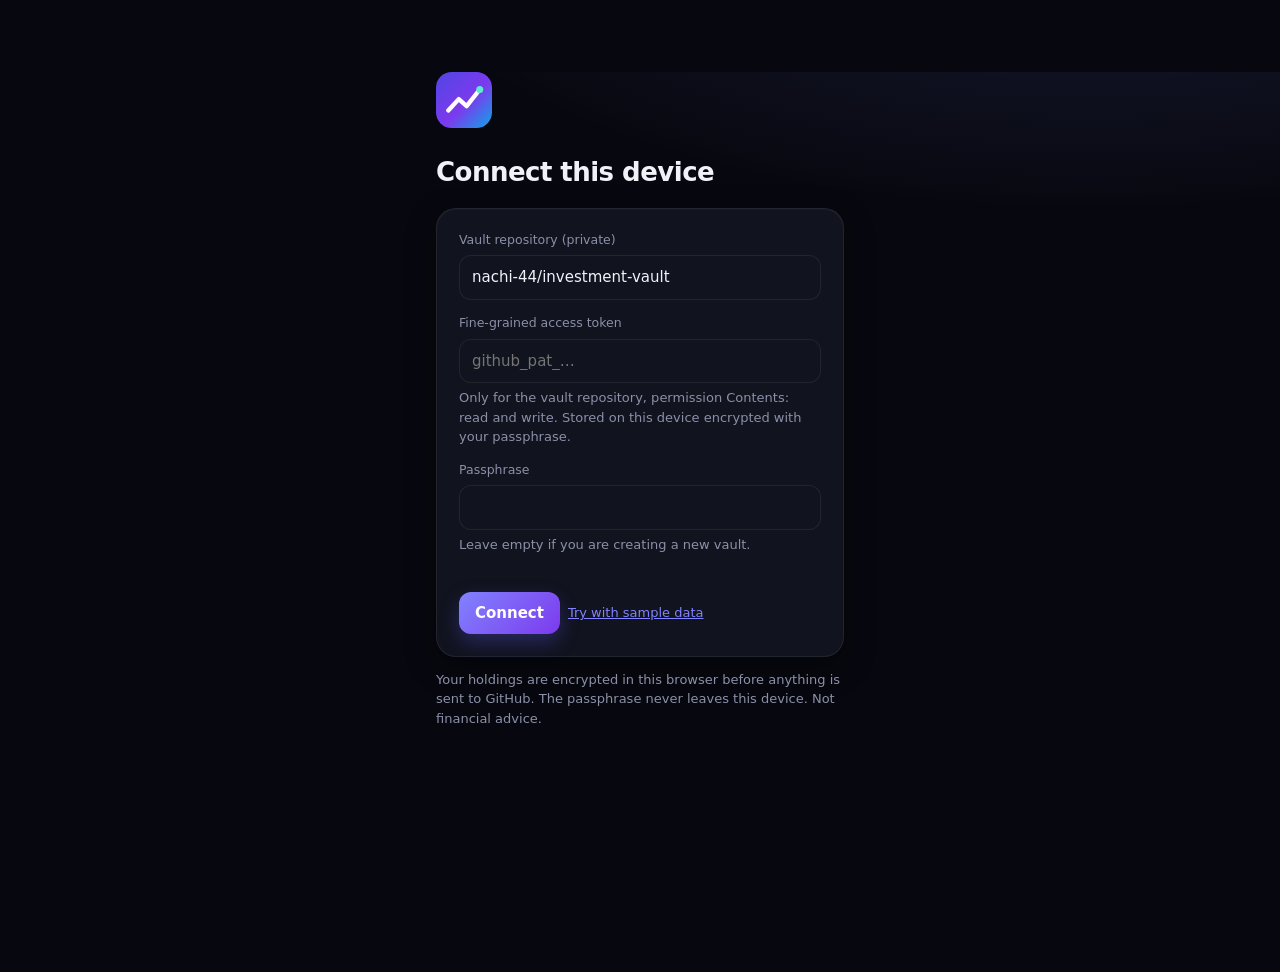
<file: web/index.html>
<!doctype html>
<html lang="en">
<head>
<meta charset="utf-8">
<meta name="viewport" content="width=device-width,initial-scale=1,viewport-fit=cover">
<meta http-equiv="Content-Security-Policy" content="default-src 'self'; script-src 'self'; style-src 'self'; img-src 'self' data: blob:; connect-src 'self' https://api.github.com; manifest-src 'self'; worker-src 'self'; object-src 'none'; base-uri 'none'; form-action 'none'">
<meta name="referrer" content="no-referrer">
<meta name="app-version" content="dev">
<meta name="theme-color" content="#07080F">
<title>Portfolio</title>
<link rel="manifest" href="manifest.webmanifest">
<link rel="icon" href="icon.svg" type="image/svg+xml">
<link rel="apple-touch-icon" href="icon-192.png">
<link rel="stylesheet" href="styles.css">
</head>
<body>
<div id="app"><p class="center mu">Loading…</p></div>
<noscript><p class="center">This app needs JavaScript.</p></noscript>
<script type="module" src="app.js"></script>
<script type="module" src="sw-register.js"></script>
</body>
</html>
</file>
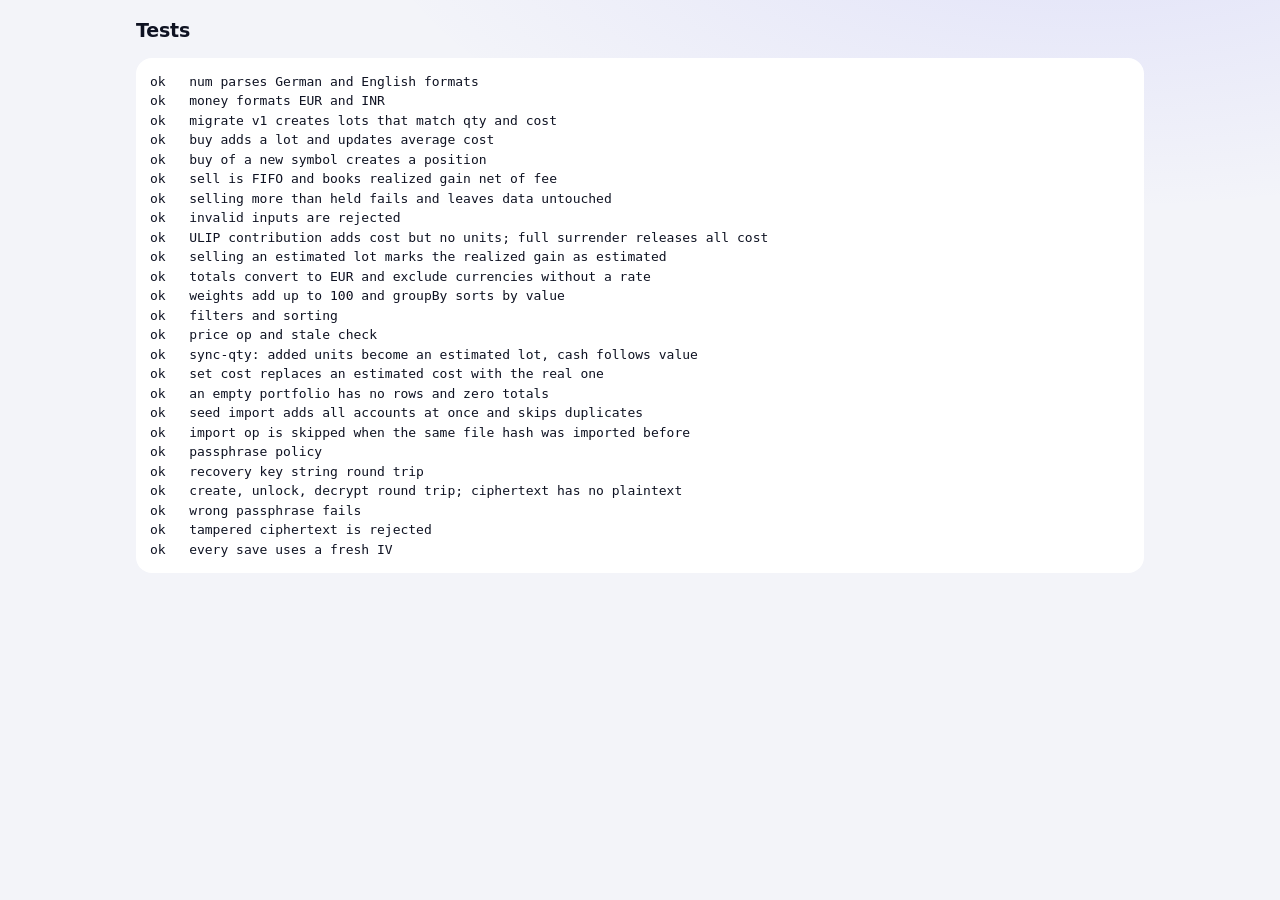
<file: web/tests.html>
<!doctype html>
<html lang="en">
<head>
<meta charset="utf-8">
<meta name="viewport" content="width=device-width,initial-scale=1">
<meta http-equiv="Content-Security-Policy" content="default-src 'self'; script-src 'self'; style-src 'self'; connect-src 'none'; object-src 'none'; base-uri 'none'">
<title>Tracker tests</title>
<link rel="stylesheet" href="styles.css">
</head>
<body>
<main class="page"><h1>Tests</h1><pre id="out" class="testlog">Running…</pre></main>
<script type="module" src="test/browser.js"></script>
</body>
</html>
</file>
<file: web/styles.css>
/* ---------- tokens ---------- */
:root{
  --bg:#F3F4F9;--bg2:#E9EBF5;--s:#FFFFFF;--s2:#F1F2F8;--s3:#E7E9F3;
  --ink:#0E1222;--mu:#6A6F87;--ln:rgba(14,18,34,.08);
  --acc:#5B5BF6;--acc-ink:#fff;--acc-soft:rgba(91,91,246,.12);
  --gain:#0E9F6E;--gain-soft:rgba(14,159,110,.12);--loss:#E5484D;--loss-soft:rgba(229,72,77,.12);
  --warn:#B7791F;--warn-soft:rgba(245,158,11,.14);
  --c1:#6366F1;--c2:#14B8A6;--c3:#F59E0B;--c4:#EC4899;--c5:#8B5CF6;--c6:#0EA5E9;--c7:#94A3B8;
  --hero:linear-gradient(135deg,#4338CA 0%,#6D28D9 45%,#0EA5E9 100%);
  --shadow:0 1px 2px rgba(14,18,34,.04),0 8px 24px rgba(14,18,34,.06);
  --shadow-lg:0 20px 50px rgba(67,56,202,.28);
  --r:20px;--r-sm:12px;
  color-scheme:light;
}
@media (prefers-color-scheme:dark){:root:not([data-theme="light"]){
  --bg:#07080F;--bg2:#0D0F1A;--s:#11131E;--s2:#171A28;--s3:#1F2333;
  --ink:#F1F2F8;--mu:#8B90A8;--ln:rgba(255,255,255,.07);
  --acc:#8183FF;--acc-ink:#0A0B14;--acc-soft:rgba(129,131,255,.16);
  --gain:#34D399;--gain-soft:rgba(52,211,153,.14);--loss:#FF6B6B;--loss-soft:rgba(255,107,107,.14);
  --warn:#FBBF24;--warn-soft:rgba(251,191,36,.12);
  --c1:#818CF8;--c2:#2DD4BF;--c3:#FBBF24;--c4:#F472B6;--c5:#A78BFA;--c6:#38BDF8;--c7:#94A3B8;
  --hero:linear-gradient(135deg,#312E81 0%,#5B21B6 45%,#0369A1 100%);
  --shadow:0 1px 0 rgba(255,255,255,.03) inset,0 10px 30px rgba(0,0,0,.35);
  --shadow-lg:0 24px 60px rgba(76,29,149,.45);
  color-scheme:dark}}
:root[data-theme="dark"]{
  --bg:#07080F;--bg2:#0D0F1A;--s:#11131E;--s2:#171A28;--s3:#1F2333;
  --ink:#F1F2F8;--mu:#8B90A8;--ln:rgba(255,255,255,.07);
  --acc:#8183FF;--acc-ink:#0A0B14;--acc-soft:rgba(129,131,255,.16);
  --gain:#34D399;--gain-soft:rgba(52,211,153,.14);--loss:#FF6B6B;--loss-soft:rgba(255,107,107,.14);
  --warn:#FBBF24;--warn-soft:rgba(251,191,36,.12);
  --c1:#818CF8;--c2:#2DD4BF;--c3:#FBBF24;--c4:#F472B6;--c5:#A78BFA;--c6:#38BDF8;--c7:#94A3B8;
  --hero:linear-gradient(135deg,#312E81 0%,#5B21B6 45%,#0369A1 100%);
  --shadow:0 1px 0 rgba(255,255,255,.03) inset,0 10px 30px rgba(0,0,0,.35);
  --shadow-lg:0 24px 60px rgba(76,29,149,.45);
  color-scheme:dark}

/* ---------- base ---------- */
*{box-sizing:border-box}[hidden]{display:none!important}
html,body{margin:0;background:var(--bg);color:var(--ink)}
body{font:15px/1.5 "Inter","SF Pro Text","Segoe UI Variable Text","Segoe UI",system-ui,-apple-system,Roboto,sans-serif;
  font-variant-numeric:tabular-nums;-webkit-text-size-adjust:100%;-webkit-font-smoothing:antialiased;
  background:radial-gradient(1200px 500px at 85% -10%,var(--acc-soft),transparent 60%),var(--bg);background-attachment:fixed;min-height:100vh}
button,input,select,textarea{font:inherit;color:inherit}
h1{font-size:19px;margin:0;letter-spacing:-.01em}
h2{font-size:17px;margin:28px 0 12px;letter-spacing:-.01em}
h3{font-size:12px;color:var(--mu);font-weight:600;margin:0 0 14px;text-transform:uppercase;letter-spacing:.08em}
a{color:var(--acc)}
.page{max-width:1040px;margin:0 auto;padding:16px 16px 120px}
.mu{color:var(--mu)}.sm{font-size:13px}.gain{color:var(--gain)}.loss{color:var(--loss)}
.row{display:flex;gap:8px;align-items:center;flex-wrap:wrap}.grow{flex:1}.right{text-align:right}
main.page>*{animation:rise .35s ease both}
@keyframes rise{from{opacity:0;transform:translateY(6px)}to{opacity:1;transform:none}}
@media (prefers-reduced-motion:reduce){main.page>*{animation:none}}

/* ---------- top bar ---------- */
.top{position:sticky;top:0;z-index:5;backdrop-filter:saturate(1.6) blur(14px);-webkit-backdrop-filter:saturate(1.6) blur(14px);
  background:color-mix(in srgb,var(--bg) 72%,transparent);border-bottom:1px solid var(--ln)}
.top .page{padding-top:10px;padding-bottom:10px;display:flex;align-items:center;gap:12px}
.brand{display:flex;align-items:center;gap:10px}
.brand svg{width:30px;height:30px;flex:0 0 auto}
.status{font-size:12px;color:var(--mu);margin-left:auto;text-align:right;line-height:1.35}
.status b{display:block;color:var(--ink);font-size:17px;font-weight:700;letter-spacing:-.01em}
.status.err .line2{color:var(--loss)}
.live{display:inline-block;width:7px;height:7px;border-radius:50%;background:var(--gain);margin-right:6px;vertical-align:1px;box-shadow:0 0 0 3px var(--gain-soft)}
.live.busy{background:var(--warn);box-shadow:0 0 0 3px var(--warn-soft);animation:pulse 1s ease-in-out infinite}
@keyframes pulse{50%{opacity:.35}}

/* ---------- navigation ---------- */
.tabs{position:fixed;left:50%;transform:translateX(-50%);bottom:calc(12px + env(safe-area-inset-bottom));z-index:6;display:flex;gap:2px;
  background:color-mix(in srgb,var(--s) 82%,transparent);backdrop-filter:blur(18px) saturate(1.6);-webkit-backdrop-filter:blur(18px) saturate(1.6);
  border:1px solid var(--ln);border-radius:22px;padding:6px;box-shadow:0 12px 40px rgba(0,0,0,.18);width:min(440px,calc(100% - 24px))}
.tabs button{flex:1;border:0;background:none;padding:6px 2px;font-size:11px;font-weight:500;color:var(--mu);cursor:pointer;border-radius:16px;
  display:flex;flex-direction:column;align-items:center;gap:2px;transition:background .2s,color .2s}
.tabs svg{width:21px;height:21px}
.tabs button[aria-selected="true"]{color:var(--acc);background:var(--acc-soft)}
@media (min-width:860px){
  .tabs{position:static;transform:none;margin:14px auto 0;width:max-content;box-shadow:var(--shadow);background:var(--s)}
  .tabs button{flex-direction:row;gap:8px;font-size:14px;padding:8px 16px}
  .tabs svg{width:18px;height:18px}
  .page{padding-bottom:56px}
}

/* ---------- hero ---------- */
.hero{position:relative;overflow:hidden;border-radius:28px;padding:22px 22px 0;color:#fff;background:var(--hero);box-shadow:var(--shadow-lg);isolation:isolate}
.hero::before{content:"";position:absolute;inset:-40% -20% auto auto;width:360px;height:360px;border-radius:50%;
  background:radial-gradient(circle,rgba(255,255,255,.28),transparent 65%);z-index:-1}
.hero::after{content:"";position:absolute;inset:auto auto -50% -10%;width:300px;height:300px;border-radius:50%;
  background:radial-gradient(circle,rgba(45,212,191,.35),transparent 65%);z-index:-1}
.hero .lbl{font-size:13px;opacity:.8;font-weight:500;letter-spacing:.02em}
.hero .big{font-size:clamp(34px,9vw,52px);font-weight:700;letter-spacing:-.03em;line-height:1.1;margin:4px 0 10px}
.hero .big .cents{font-size:.5em;opacity:.7;font-weight:600}
.hero .pills{display:flex;gap:8px;flex-wrap:wrap}
.hero .pill{background:rgba(255,255,255,.16);color:#fff;border:1px solid rgba(255,255,255,.18);backdrop-filter:blur(6px)}
.hero .pill.up::before{content:"▲ ";font-size:.8em}.hero .pill.down::before{content:"▼ ";font-size:.8em}
.hero .chart{margin:8px -22px 0;height:130px;cursor:crosshair}
.hero .chart svg{width:100%;height:100%;display:block}
.rangebar{display:flex;align-items:center;justify-content:space-between;gap:8px;flex-wrap:wrap;margin-top:16px}
.ranges{display:flex;gap:2px;background:rgba(0,0,0,.18);border-radius:12px;padding:3px}
.ranges button{border:0;background:none;color:rgba(255,255,255,.75);font-size:12.5px;font-weight:600;padding:5px 10px;border-radius:9px;cursor:pointer}
.ranges button[aria-pressed="true"]{background:rgba(255,255,255,.95);color:#312E81}
.axis{display:flex;justify-content:space-between;font-size:11px;opacity:.7;padding:6px 0 12px}
.hero .empty{padding:18px 0 22px;font-size:13px;opacity:.75}

/* ---------- pills, badges ---------- */
.pill{display:inline-flex;align-items:center;gap:4px;font-size:12.5px;font-weight:600;padding:4px 10px;border-radius:999px;white-space:nowrap}
.pill.gain{background:var(--gain-soft);color:var(--gain)}.pill.loss{background:var(--loss-soft);color:var(--loss)}
.pill.neutral{background:var(--s2);color:var(--mu)}
.badge{display:inline-block;font-size:10.5px;font-weight:600;padding:1px 7px;border-radius:999px;background:var(--s2);color:var(--mu);margin-left:6px;vertical-align:2px}
.badge.warn{background:var(--warn-soft);color:var(--warn)}

/* ---------- KPI tiles ---------- */
.kpis{display:grid;grid-template-columns:repeat(4,1fr);gap:10px;margin-top:14px}
@media (max-width:699px){
  .kpis{grid-template-columns:repeat(4,minmax(128px,1fr));overflow-x:auto;scroll-snap-type:x mandatory;margin:12px -16px 0;padding:2px 16px 6px;scrollbar-width:none}
  .kpis::-webkit-scrollbar{display:none}
  .kpi{scroll-snap-align:start;padding:11px 13px}
  .kpi b{font-size:17px}
  .hero{padding:18px 18px 0;border-radius:24px}
  .hero .chart{margin:8px -18px 0;height:110px}
  .ranges{flex:1;justify-content:space-between}
  .ranges button{padding:5px 8px;flex:1}
  .hero .pill{font-size:11.5px;padding:3px 8px}
  .hero .pills{flex-wrap:nowrap;overflow:hidden}
}
.kpi{background:var(--s);border-radius:var(--r);padding:14px 16px;box-shadow:var(--shadow);min-width:0}
.kpi>span:first-child{display:block;color:var(--mu);font-size:12px;font-weight:500}
.kpi b{display:block;font-size:21px;font-weight:700;letter-spacing:-.02em;white-space:nowrap;overflow:hidden;text-overflow:ellipsis;margin-top:2px}
.kpi .pill{margin-top:6px}

/* ---------- top holdings ---------- */
.sect{display:flex;align-items:baseline;justify-content:space-between;margin:26px 0 10px}
.sect h2{margin:0}
.link{border:0;background:none;color:var(--acc);font-weight:600;font-size:13.5px;cursor:pointer;padding:4px}
.tops{display:grid;gap:8px}
@media (min-width:860px){.tops{grid-template-columns:1fr 1fr}}
.top-row{all:unset;box-sizing:border-box;display:flex;align-items:center;gap:12px;padding:12px 14px;border-radius:18px;background:var(--s);border:1px solid var(--ln);box-shadow:var(--shadow);cursor:pointer;transition:transform .12s,background .15s;min-width:0}
.top-row:hover{background:var(--s2);transform:translateY(-1px)}
.top-row:focus-visible{outline:2px solid var(--acc);outline-offset:2px}
.top-row .nm{flex:1;min-width:0}
.top-row .nm b,.top-row .nm span{display:block;overflow:hidden;text-overflow:ellipsis;white-space:nowrap}
.top-row .nm b{font-weight:650;font-size:15px}.top-row .nm span{font-size:12px;color:var(--mu)}
.top-row .val{text-align:right;white-space:nowrap}
.top-row .val b{display:block;font-size:16px;font-weight:700;letter-spacing:-.01em}
.top-row .val span{display:block;font-size:12.5px;font-weight:600}

/* ---------- cards ---------- */
.grid{display:grid;grid-template-columns:repeat(auto-fit,minmax(min(100%,320px),1fr));gap:14px}
.card{background:var(--s);border-radius:var(--r);padding:18px;min-width:0;box-shadow:var(--shadow);border:1px solid var(--ln)}
.card.wide{grid-column:1/-1}
.note{background:var(--warn-soft);color:var(--ink);border-radius:14px;padding:11px 14px;font-size:13px;margin:12px 0}
.note.ok{background:var(--s2)}

/* ---------- charts ---------- */
.dn{display:flex;gap:18px;align-items:center;flex-wrap:wrap}
.dn .ring{position:relative;width:150px;height:150px;flex:0 0 auto}
.dn svg{width:100%;height:100%}
.dn .center{position:absolute;inset:0;display:flex;flex-direction:column;align-items:center;justify-content:center;text-align:center;pointer-events:none}
.dn .center b{font-size:16px;font-weight:700;letter-spacing:-.02em}.dn .center span{font-size:11px;color:var(--mu)}
.lg{list-style:none;margin:0;padding:0;flex:1;min-width:170px}
.lg li{display:flex;gap:10px;align-items:center;padding:5px 0;font-size:14px;border-bottom:1px dashed var(--ln)}.lg li:last-child{border:0}
.lg i{width:10px;height:10px;border-radius:4px;flex:0 0 auto}.lg span{margin-left:auto;color:var(--mu);font-weight:500}
.br{display:grid;grid-template-columns:minmax(0,130px) 1fr 74px;gap:10px;align-items:center;padding:5px 0;font-size:13px}
.bl{overflow:hidden;text-overflow:ellipsis;white-space:nowrap}.bt{background:var(--s2);border-radius:99px;height:10px;overflow:hidden}
.bf{height:100%;border-radius:99px;transition:width .6s cubic-bezier(.2,.8,.2,1)}.bv{text-align:right;color:var(--mu);font-weight:500}
.line svg{width:100%;height:160px;display:block}
.movers{display:grid;gap:8px}
.mover{display:flex;align-items:center;gap:12px;padding:8px;border-radius:14px;background:var(--s2)}
.mover .nm{flex:1;min-width:0;overflow:hidden;text-overflow:ellipsis;white-space:nowrap;font-weight:550}

/* ---------- avatars ---------- */
.av{width:38px;height:38px;border-radius:12px;display:grid;place-items:center;font-size:13px;font-weight:700;letter-spacing:.02em;flex:0 0 auto;color:#fff}

/* ---------- filters & forms ---------- */
.filters{display:grid;grid-template-columns:1fr 1fr;gap:8px;margin-bottom:12px}
@media (min-width:700px){.filters{grid-template-columns:2fr repeat(5,1fr)}}
.filters .search{grid-column:1/-1}@media (min-width:700px){.filters .search{grid-column:auto}}
input,select,textarea{width:100%;background:var(--s);border:1px solid var(--ln);border-radius:var(--r-sm);padding:10px 12px;min-height:44px;transition:border-color .15s,box-shadow .15s}
select{appearance:none;-webkit-appearance:none;padding-right:34px;
  background-image:linear-gradient(45deg,transparent 50%,var(--mu) 50%),linear-gradient(135deg,var(--mu) 50%,transparent 50%);
  background-position:calc(100% - 18px) 52%,calc(100% - 13px) 52%;background-size:5px 5px;background-repeat:no-repeat}
input:focus,select:focus,textarea:focus{outline:none;border-color:var(--acc);box-shadow:0 0 0 4px var(--acc-soft)}
button:focus-visible{outline:2px solid var(--acc);outline-offset:2px}
input[type=file]{padding:8px;background:var(--s2);border-style:dashed}
input[type=checkbox]{width:auto;min-height:0;accent-color:var(--acc)}
label{display:block;font-size:12.5px;color:var(--mu);margin-bottom:6px;font-weight:500}
.field{margin-bottom:14px}.field .sm{margin-top:5px}
.form{display:grid;grid-template-columns:1fr 1fr;gap:0 12px}.form .full{grid-column:1/-1}

/* ---------- holdings list ---------- */
.list{display:grid;gap:8px}
.item{background:var(--s);border-radius:18px;box-shadow:var(--shadow);border:1px solid var(--ln);overflow:hidden;transition:transform .15s}
.item>button{all:unset;box-sizing:border-box;width:100%;display:grid;grid-template-columns:auto minmax(0,1fr) auto;gap:2px 12px;align-items:center;padding:12px 14px;cursor:pointer}
.item>button:hover{background:var(--s2)}
.item>button:focus-visible{outline:2px solid var(--acc);outline-offset:-2px}
.item .av{grid-row:1/3}
.item .nm{font-weight:600;overflow:hidden;text-overflow:ellipsis;white-space:nowrap}
.item .sub{font-size:12px;color:var(--mu);overflow:hidden;text-overflow:ellipsis;white-space:nowrap}
.item .v{text-align:right;font-weight:650;white-space:nowrap}.item .g{text-align:right;white-space:nowrap}
.detail{padding:4px 16px 16px;font-size:13px;border-top:1px solid var(--ln);background:var(--s2)}
.kv{display:grid;grid-template-columns:repeat(auto-fill,minmax(140px,1fr));gap:10px 14px;margin:12px 0}
.kv span{display:block;color:var(--mu);font-size:11.5px}.kv>div{font-weight:550}
.listhead{display:flex;justify-content:space-between;align-items:center;font-size:12.5px;color:var(--mu);padding:0 4px 8px}
table.mini{width:100%;border-collapse:collapse;font-size:12.5px}
table.mini td,table.mini th{padding:7px 8px;text-align:right;border-bottom:1px solid var(--ln);white-space:nowrap}
table.mini th{color:var(--mu);font-weight:500}
table.mini td:first-child,table.mini th:first-child{text-align:left}.scroll{overflow-x:auto}

/* ---------- buttons ---------- */
.btn{border:1px solid var(--ln);background:var(--s);border-radius:var(--r-sm);padding:9px 16px;min-height:42px;cursor:pointer;font-weight:550;transition:transform .1s,background .15s}
.btn:hover{background:var(--s2)}.btn:active{transform:scale(.98)}
.btn.primary{background:linear-gradient(135deg,var(--acc),#7C3AED);color:#fff;border:0;box-shadow:0 8px 20px rgba(91,91,246,.3)}
.btn.primary:hover{filter:brightness(1.06)}
.btn.danger{color:var(--loss)}.btn:disabled{opacity:.5;cursor:default;transform:none}
.btn.icon{min-width:42px;width:42px;padding:0;display:grid;place-items:center;border-radius:14px}
.btn.icon svg{width:19px;height:19px}
.btn.icon.spin svg{animation:spin 1s linear infinite}
@keyframes spin{to{transform:rotate(360deg)}}
@media (prefers-reduced-motion:reduce){.btn.icon.spin svg{animation:none;opacity:.5}}
.seg{display:flex;gap:6px;margin-bottom:14px;overflow-x:auto;padding:4px;background:var(--s);border-radius:16px;box-shadow:var(--shadow);scrollbar-width:none}
.seg::-webkit-scrollbar{display:none}
.seg button{border:0;background:none;border-radius:12px;padding:8px 14px;cursor:pointer;font-size:14px;font-weight:550;color:var(--mu);white-space:nowrap}
.seg button[aria-pressed="true"]{background:var(--acc);color:#fff;box-shadow:0 6px 14px rgba(91,91,246,.3)}

/* ---------- lock / setup ---------- */
.center{max-width:440px;margin:8vh auto 0;padding:0 16px 40px}
.center h1{font-size:26px;margin-bottom:6px;letter-spacing:-.02em}
.center .logo{width:56px;height:56px;margin-bottom:18px}
.center .card{padding:22px;margin-top:16px}
.recovery{font-family:ui-monospace,"Cascadia Code",Consolas,monospace;font-size:16px;letter-spacing:.04em;word-break:break-all;background:var(--s2);border:1px dashed var(--acc);border-radius:12px;padding:14px;user-select:all}
.err{color:var(--loss);font-size:13px;min-height:1.2em;margin:4px 0 8px}
.toast{position:fixed;left:50%;bottom:calc(96px + env(safe-area-inset-bottom));transform:translateX(-50%);background:var(--ink);color:var(--bg);padding:11px 18px;border-radius:14px;font-size:14px;font-weight:500;z-index:20;max-width:calc(100% - 32px);box-shadow:0 12px 30px rgba(0,0,0,.25);animation:rise .25s ease both}
@media (min-width:860px){.toast{bottom:28px}}
footer{font-size:12px;color:var(--mu);margin-top:32px;text-align:center}
.testlog{white-space:pre-wrap;background:var(--s);border-radius:16px;padding:14px;font-size:13px}
details{margin-top:6px}details summary{cursor:pointer;font-weight:550;padding:4px 0}
hr{border:0;border-top:1px solid var(--ln);margin:18px 0}
</file>
